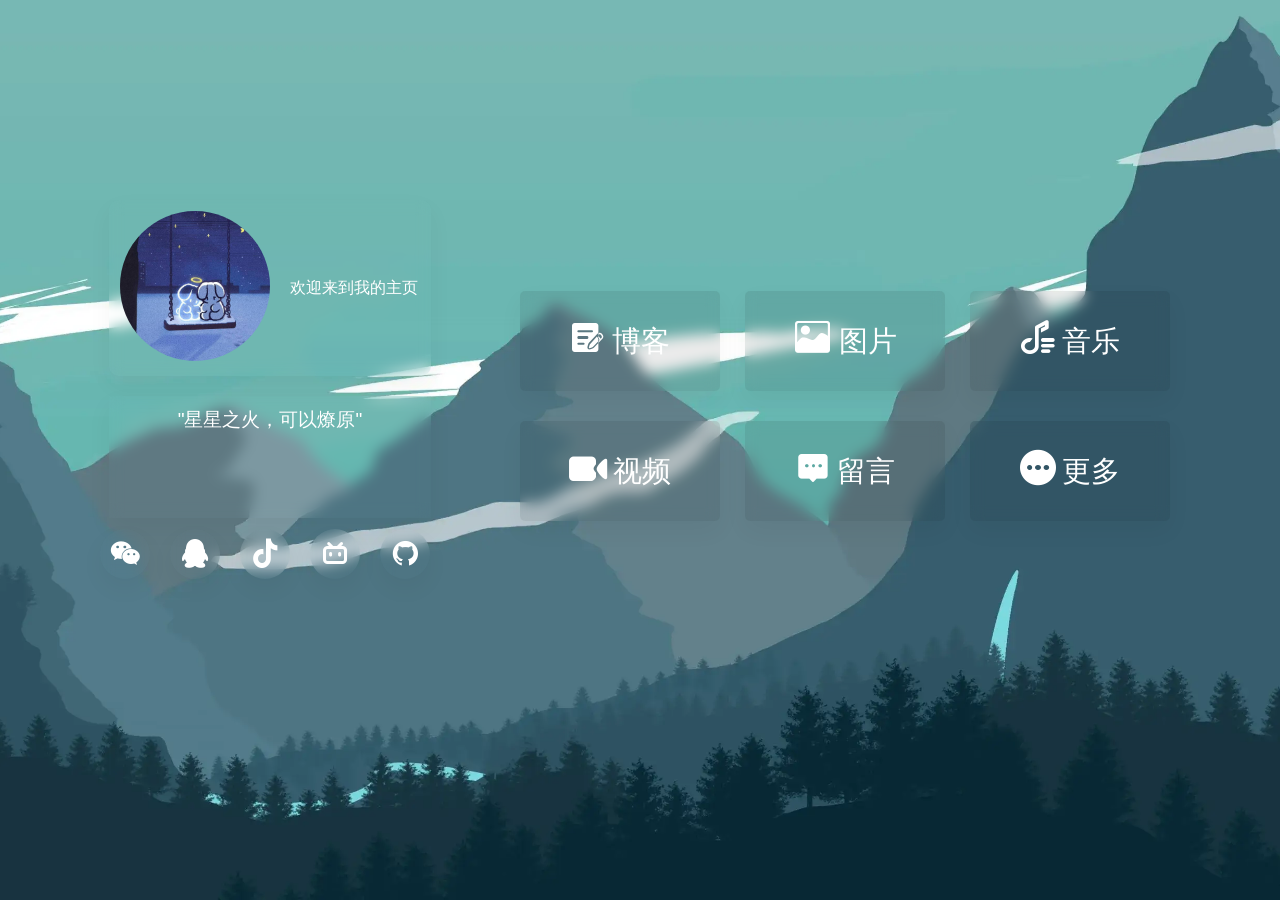
<file: index.html>
<!DOCTYPE html>
<html lang="en">
<head>
    <meta charset="UTF-8">
    <meta name="viewport" content="width=device-width, initial-scale=1.0">
    <title>三葉</title>
        <!-- 链接iconfont -->
        <link rel="stylesheet" href="./iconfont/iconfont.css">
        <!-- 链接CSS -->
         <link rel="stylesheet" href="./css/content.css">
         <link rel="stylesheet" href="./css/society.css">
         <link rel="stylesheet" href="./css/index.css">
</head>
<body>
    <section>
        <div class="left">
            <div class="user">
                <div class="user-img">
                    <img src="./img/头像.jpg" alt="">
                </div>
    
                <p class="user-content">欢迎来到我的主页</p>
            </div>
            <div class="text">
                <p>"星星之火，可以燎原"</p>
            </div>
            <div class="society">
                <ul>
                    <li>
                        <div class="society-block">
                            <a href="" target="_blank" class="iconfont icon-wechat"></a>
                            <span>wechat</span>
                        </div>
                    </li>
                    <li>
                        <div class="society-block">
                            <a href="" target="_blank" class="iconfont icon-qq"></a>
                            <span>&nbsp;&nbsp;&nbsp;QQ</span>
                        </div>
                    </li>
                    <li>
                        <div class="society-block">
                            <a href="https://www.douyin.com/user/self?from_tab_name=main" target="_blank" class="iconfont icon-douyin"></a>
                            <span>douyin</span>
                        </div>
        
                    </li>
                    <li>
                        <div class="society-block">
                            <a href="https://space.bilibili.com/1554539305" target="_blank" class="iconfont icon-bilibili-fill"></a>
                            <span>bilibili</span>
                        </div>
        
                    </li>
                    <li>
                        <div class="society-block">
                            <a href="https://github.com/" target="_blank" class="iconfont icon-github-fill"></a>
                            <span>github</span>
                        </div>
        
                    </li>
                </ul>
        
            </div>
        </div>

        <div class="right">
            <div class="function">
                <ul>
                    <li>
                        <div class="function-in">
                            <a href="" class="iconfont icon-xieboke"></a>
                            <a href="">博客</a>
                        </div>
                    </li>
                    <li>
                        <div class="function-in">
                            <a href="" class="iconfont icon-tupian"></a>
                            <a href="">图片</a>
                        </div>
                    </li>
                    <li>
                        <div class="function-in">
                            <a href="" class="iconfont icon-a-yinlebofangliebiaoyinle"></a>
                            <a href="">音乐</a>
                        </div>
                    </li>
                    <li>
                        <div class="function-in">
                            <a href="" class="iconfont icon-shipin"></a>
                            <a href="">视频</a>
                        </div>
                    </li>
                    <li>
                        <div class="function-in">
                            <a href="" class="iconfont icon-liuyanfill"></a>
                            <a href="">留言</a>
                        </div>
                    </li>
                    <li>
                        <div class="function-in">
                            <a href="" class="iconfont icon-gengduo1"></a>
                            <a href="">更多</a>
                        </div>
                    </li>
                </ul>
        
            </div>
    
        </div>

    </section>
</body>
</html>
</file>
<file: iconfont/iconfont.css>
@font-face {
  font-family: "iconfont"; /* Project id 4911273 */
  src: url('iconfont.woff2?t=1746249684881') format('woff2'),
       url('iconfont.woff?t=1746249684881') format('woff'),
       url('iconfont.ttf?t=1746249684881') format('truetype');
}

.iconfont {
  font-family: "iconfont" !important;
  font-size: 16px;
  font-style: normal;
  -webkit-font-smoothing: antialiased;
  -moz-osx-font-smoothing: grayscale;
}

.icon-shipin:before {
  content: "\e601";
}

.icon-liebiao:before {
  content: "\e602";
}

.icon-liuyanfill:before {
  content: "\e743";
}

.icon-tupian:before {
  content: "\e691";
}

.icon-xieboke:before {
  content: "\e624";
}

.icon-gengduo1:before {
  content: "\e657";
}

.icon-a-yinlebofangliebiaoyinle:before {
  content: "\e67e";
}

.icon-daohang:before {
  content: "\e656";
}

.icon-gengduo:before {
  content: "\e61e";
}

.icon-shouye-zhihui:before {
  content: "\e61d";
}

.icon-fanhui:before {
  content: "\e61f";
}

.icon-guanbi:before {
  content: "\e620";
}

.icon-a-xiala2:before {
  content: "\e621";
}

.icon-facebook:before {
  content: "\e600";
}

.icon-youxiang:before {
  content: "\e908";
}

.icon-github-fill:before {
  content: "\e885";
}

.icon-qq:before {
  content: "\e8d4";
}

.icon-wechat:before {
  content: "\e8d5";
}

.icon-douyin:before {
  content: "\e8db";
}

.icon-bilibili-fill:before {
  content: "\ea95";
}
</file>
<file: css/content.css>
*{
    margin: 0;
    padding: 0;
    font-family: 'Poppins', sans-serif;
}

/* body{
    background-image: url(./img/952b88da39c1de56a0f4485ada72a64.jpg); 
    background-repeat: no-repeat;
    background-position: center 0;
    background-size: cover;
    height: 100vh;
    display: flex;

} */

.function{
    width: 660px;
    height: 300px;
    /* background-color: aquamarine; */
    margin: 70px 0px 0px;
    border-radius: 10px;
    border: 1px solid rgba(255, 255, 255, 0);
    
}

.function ul{
    display: flex;
    padding: 0px;
    flex-wrap: wrap;
    justify-content: space-between;
}

.function ul li{
    display: flex;
    list-style: none;
}

.function ul li .function-in{
    width: 200px;
    height: 100px;
    background-color: bisque;
    font-size: 1.5em;
    margin: 20px 0px 10px 10px;
    text-align: center;
    background-color: rgba(11, 11, 11, 0.079);
    border-radius: 5px;
    backdrop-filter: blur(7px);
    box-shadow: 0 10px 25px rgba(0, 0, 0, 0.044);
    transition: all 0.2s ease-out;
    cursor: pointer;
    
}

.function ul li a{
    text-decoration: none;
    font-size: 1.5em;
    color: rgb(255, 255, 255);
}


.function-in :nth-child(2){
    line-height: 100px; 
    font-size: 1.2em;
}

.function-in:hover{
    transform: scale(1.1);
}
</file>
<file: css/society.css>
/* body{
    background-image: url(./img/纯色2粉.jpg); 
    background-repeat: no-repeat;
    background-position: center 0;
    background-size: cover;
    height: 100vh;
    display: flex;
    justify-content: center;
    align-items: center;
} */

.society{
    display: flex;
    width: 600px;
    /* background-color: rgba(215, 28, 28, 0); */
    padding: 10px -10px;
    margin: 10px 0px 0px -10px;

    border-radius: 10px;
    border: 1px solid rgba(255, 255, 255, 0);
    /* backdrop-filter: blur(7px); */
    cursor: pointer;
    transition: all 0.2s;
}

.society ul{
    display: flex;
    padding: 0px;
}

.society ul li{
    display: flex;
    list-style: none;
    color: white;
    font-size: 1.5em;
    padding-right: 20px;
}

.society ul li .society-block{
    display: flex;
    height: 50px;
    width: 39px;
    background-color: rgba(215, 28, 28, 0);
    border-radius: 50px;
    backdrop-filter: blur(7px);
    box-shadow: 0 10px 25px rgba(0, 0, 0, 0.044);
    align-items: center;
    padding-left: 11px;
    overflow: hidden;
    transition: all 0.2s ease-out;
}

.society ul li span{
    font-size: 17px;
    padding-left: 10px;

    
}
.society ul li a{
    font-size: 1.2em;
    color: rgb(255, 255, 255);
    text-decoration: none; 
    line-height: 50px;

}

.society ul li .society-block:hover{
    width: 110px;
}
</file>
<file: css/index.css>
section{
    display: flex;
}

section .left{
    width: 400px;
    height: 500px;
}

section.right{
    width: 600px;
    height: 300px;
}
body{
    background-image: url(../img/背景图.webp); 
    background-repeat: no-repeat;
    background-position: center 0;
    background-size: cover;
    height: 100vh;
    display: flex;
    justify-content: center;
    align-items: center;
}
.user{
    display: flex;
    width: 300px;
    background-color: rgba(255, 255, 255, 0);
    padding: 10px 10px;
    border-radius: 10px;
    border: 1px solid rgba(255, 255, 255, 0);
    backdrop-filter: blur(7px);
    box-shadow: 0 10px 25px rgba(0, 0, 0, 0.044);
    transition: all 0.3s ease-out;
    cursor: pointer;

}

.user-img{
    width: 150px;
    border-radius: 150px;
    transition: all 0.5s ease-out;

}
.user img{
    width: 150px;
    border-radius: 150px
}

.user .user-content{
    margin-left: 20px;
    display: flex;
    align-items: center;
    font-size: 1em;
    color: white;
}

.user:hover  .user-img {
    transform: rotate(360deg);
}

.user:hover{
    transform: scale(1.1); 
}

/* ---------------------------------------------- */

.text{
    width: 300px;
    height: 100px;
    background-color: rgba(255, 255, 255, 0);
    border: 1px solid rgba(255, 255, 255, 0);
    box-shadow: 0 10px 25px rgba(0, 0, 0, 0.044);
    backdrop-filter: blur(7px);
    padding: 10px;
    margin-top: 20px;
    transition: all 0.3s ease-out;
    cursor: pointer;

}

.text p{
    font-size: 1.2em;
    color: rgb(255, 255, 255);
    text-align: center;
}

.text:hover{
    transform: scale(1.1);
}

/* ----------------------- */
</file>
